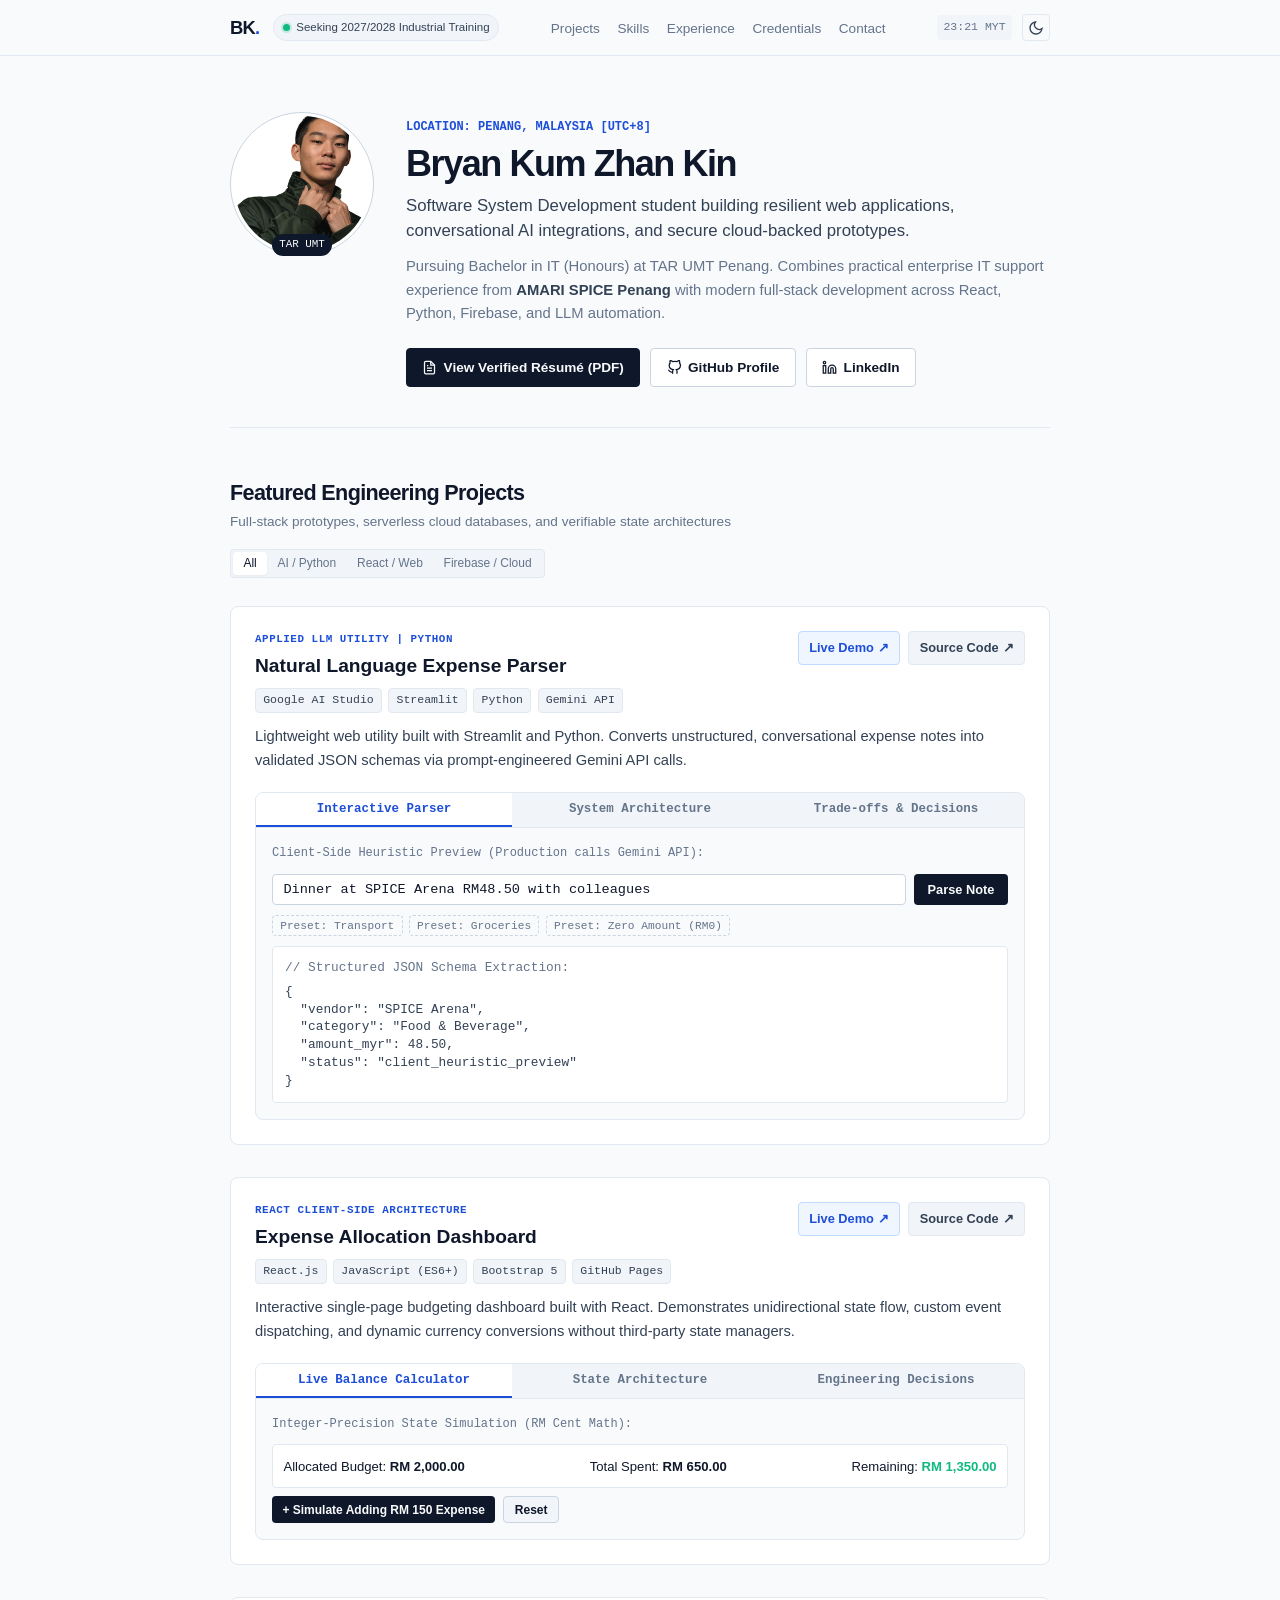
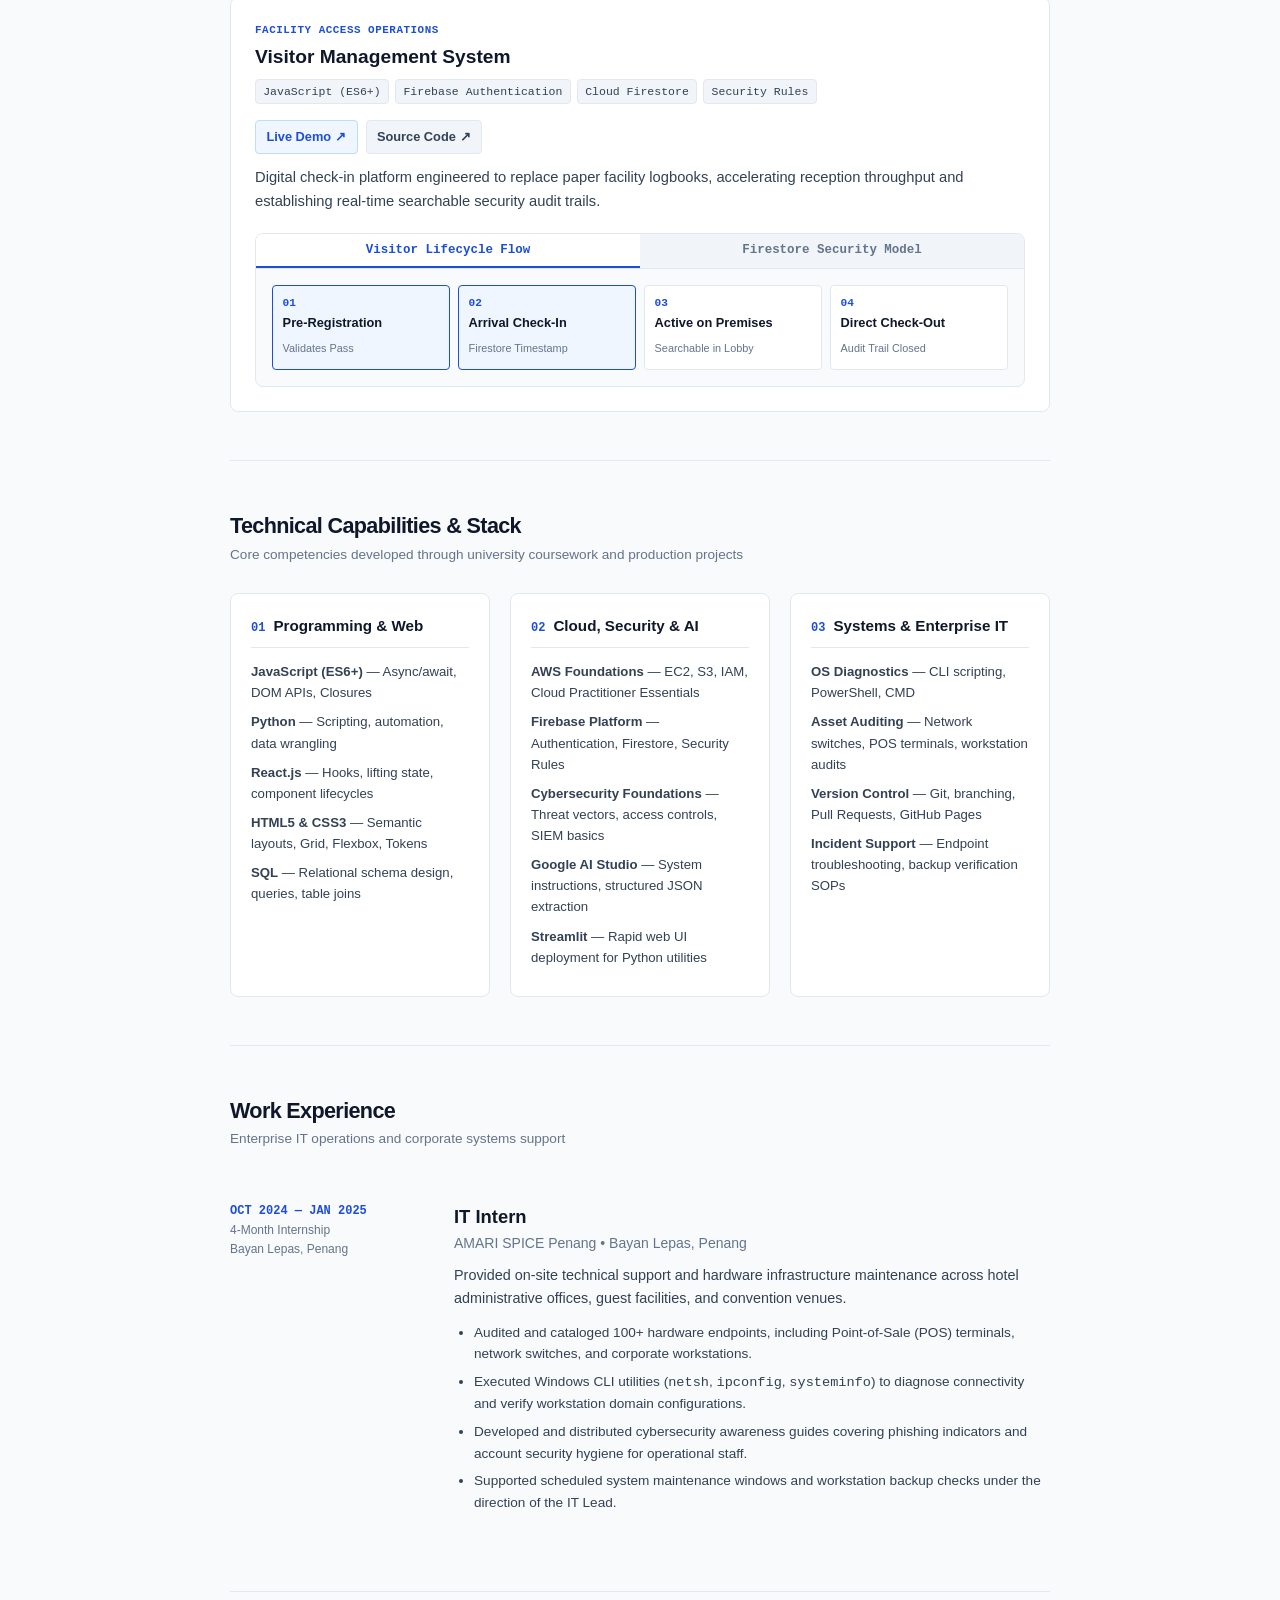
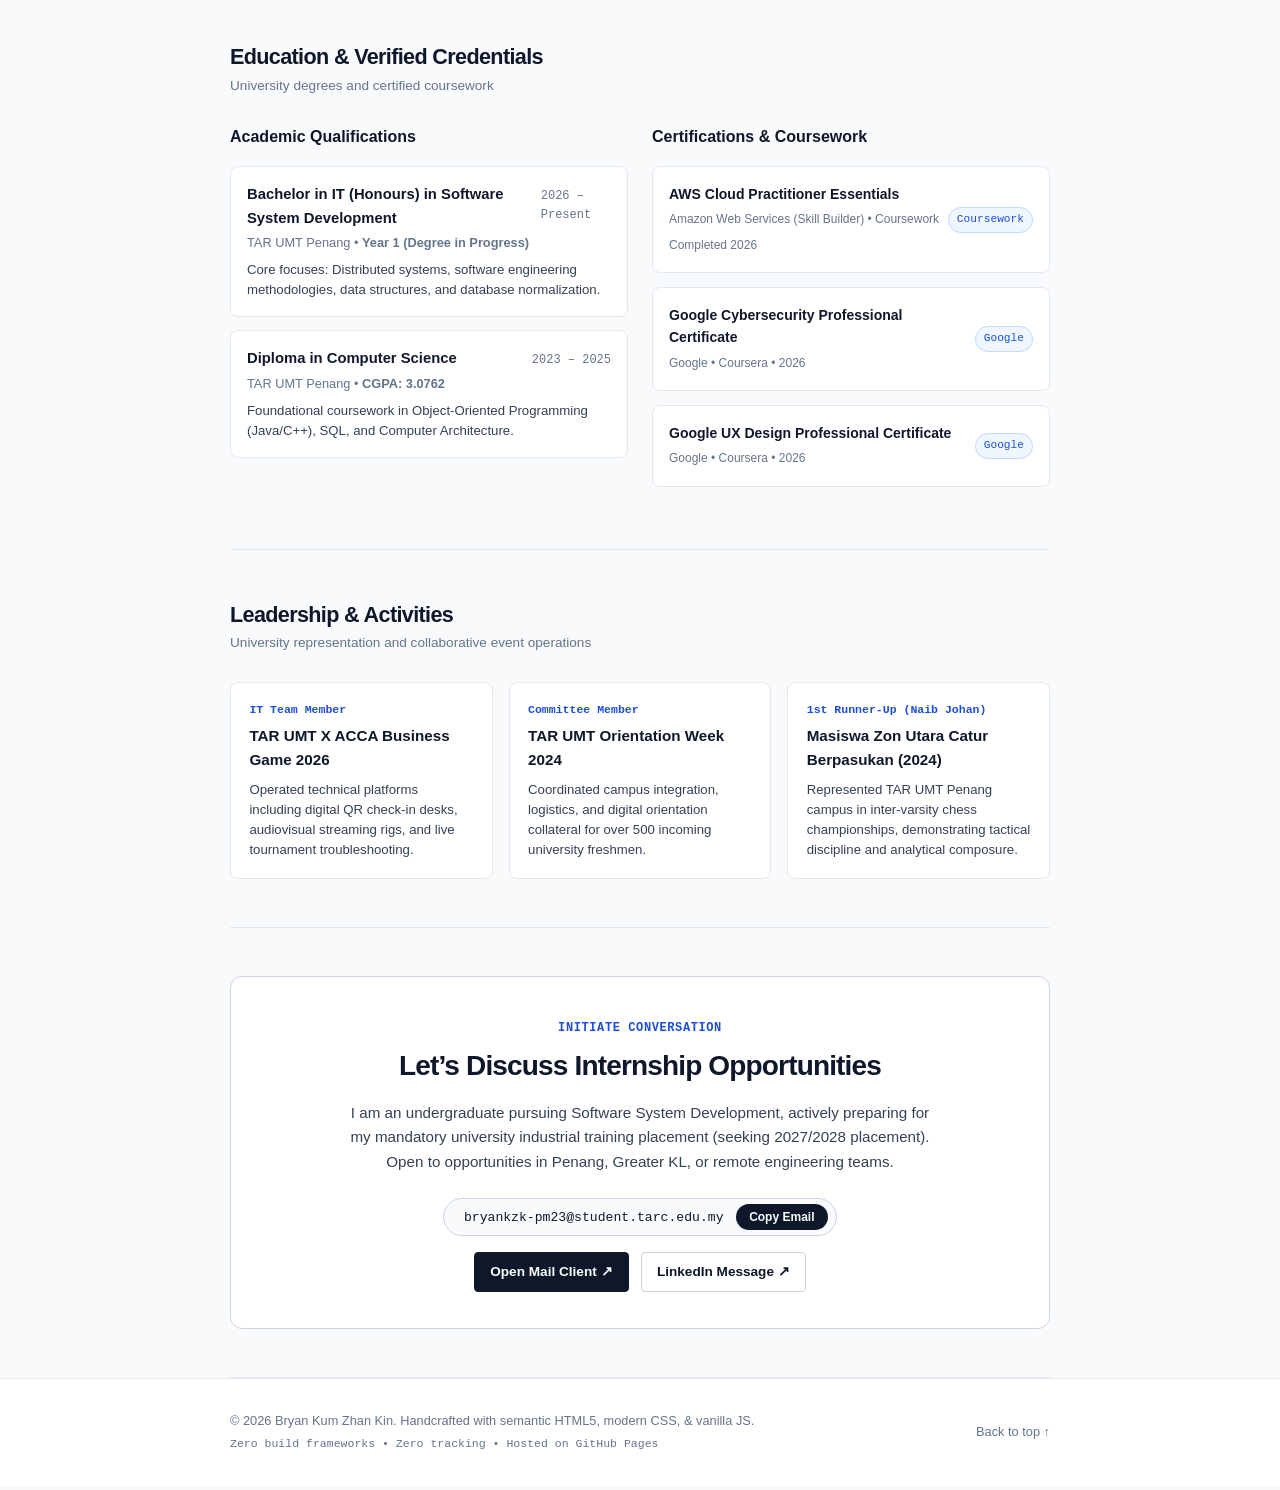
<file: index.html>
<!DOCTYPE html>
<html lang="en" data-theme="light" class="no-js">
<head>
  <meta charset="UTF-8">
  <meta name="viewport" content="width=device-width, initial-scale=1.0">
  <title>Bryan Kum Zhan Kin — Software Systems Developer</title>
  <meta name="description" content="Portfolio of Bryan Kum Zhan Kin, Software System Development student at TAR UMT Penang. Full-stack web applications, applied AI utilities, and secure cloud systems.">
  <meta name="author" content="Bryan Kum Zhan Kin">

  <!-- Open Graph -->
  <meta property="og:type" content="website">
  <meta property="og:title" content="Bryan Kum Zhan Kin — Software Systems Portfolio">
  <meta property="og:description" content="Interactive developer portfolio showcasing full-stack applications, applied AI utilities, and verifiable cloud credentials.">
  <meta property="og:url" content="https://bkum-05.github.io/Bio/">

  <!-- Zero-FOUC Theme Initializer (Executes synchronously before CSS parse) -->
  <script>
    (function () {
      try {
        const savedTheme = localStorage.getItem('bk_theme');
        const prefersDark = window.matchMedia('(prefers-color-scheme: dark)').matches;
        const theme = savedTheme || (prefersDark ? 'dark' : 'light');
        document.documentElement.setAttribute('data-theme', theme);
      } catch (_) {
        document.documentElement.setAttribute('data-theme', 'light');
      }
    })();
  </script>

  <!-- Stylesheet -->
  <link rel="stylesheet" href="assets/css/style.css">
</head>
<body>
  <!-- Skip Link for Keyboard Accessibility -->
  <a href="#main-content" class="skip-link">Skip to main content</a>

  <!-- Header Navigation & Telemetry -->
  <header class="site-header" id="top">
    <div class="container header-container">
      <div class="brand-group">
        <a href="#top" class="brand-logo" aria-label="Bryan Kum Home">
          BK<span class="brand-dot">.</span>
        </a>
        <div class="system-status-pill" title="TAR UMT Degree Student">
          <span class="status-indicator" aria-hidden="true"></span>
          <span class="status-text">Seeking 2027/2028 Industrial Training</span>
        </div>
      </div>

      <nav class="nav-menu" aria-label="Primary Navigation">
        <ul class="nav-list">
          <li><a href="#projects" class="nav-link">Projects</a></li>
          <li><a href="#skills" class="nav-link">Skills</a></li>
          <li><a href="#experience" class="nav-link">Experience</a></li>
          <li><a href="#credentials" class="nav-link">Credentials</a></li>
          <li><a href="#contact" class="nav-link">Contact</a></li>
        </ul>
      </nav>

      <div class="header-actions">
        <span class="local-time-badge" id="penang-time" title="Penang, Malaysia (UTC+8)">--:-- MYT</span>
        <button id="theme-toggle" class="theme-btn" type="button" aria-label="Toggle visual theme" aria-pressed="false">
          <svg class="sun-icon" viewBox="0 0 24 24" fill="none" stroke="currentColor" stroke-width="2" aria-hidden="true">
            <circle cx="12" cy="12" r="5"></circle>
            <line x1="12" y1="1" x2="12" y2="3"></line>
            <line x1="12" y1="21" x2="12" y2="23"></line>
            <line x1="4.22" y1="4.22" x2="5.64" y2="5.64"></line>
            <line x1="18.36" y1="18.36" x2="19.78" y2="19.78"></line>
            <line x1="1" y1="12" x2="3" y2="12"></line>
            <line x1="21" y1="12" x2="23" y2="12"></line>
            <line x1="4.22" y1="19.78" x2="5.64" y2="18.36"></line>
            <line x1="18.36" y1="5.64" x2="19.78" y2="4.22"></line>
          </svg>
          <svg class="moon-icon" viewBox="0 0 24 24" fill="none" stroke="currentColor" stroke-width="2" aria-hidden="true">
            <path d="M21 12.79A9 9 0 1 1 11.21 3 7 7 0 0 0 21 12.79z"></path>
          </svg>
        </button>
      </div>
    </div>
  </header>

  <main id="main-content" class="container">
    
    <!-- Hero Section -->
    <section class="hero-section" aria-labelledby="hero-name">
      <div class="hero-layout">
        <div class="hero-avatar-container">
          <div class="avatar-ring">
            <img 
              src="assets/bkum.png" 
              alt="Bryan Kum Zhan Kin" 
              class="hero-avatar"
              width="144" 
              height="144"
              loading="eager"
              onerror="this.onerror=null; this.src='assets/avatar.png';"
            >
          </div>
          <span class="avatar-badge" title="Degree Student @ TAR UMT">TAR UMT</span>
        </div>

        <div class="hero-text-block">
          <div class="hero-pretitle">
            <code>LOCATION: PENANG, MALAYSIA [UTC+8]</code>
          </div>
          <h1 id="hero-name" class="hero-title">Bryan Kum Zhan Kin</h1>
          <p class="hero-tagline">
            Software System Development student building resilient web applications, conversational AI integrations, and secure cloud-backed prototypes.
          </p>
          <p class="hero-summary">
            Pursuing Bachelor in IT (Honours) at TAR UMT Penang. Combines practical enterprise IT support experience from <strong>AMARI SPICE Penang</strong> with modern full-stack development across React, Python, Firebase, and LLM automation.
          </p>

          <div class="hero-cta-group">
            <a href="assets/Bryan Kum Resume.pdf" class="btn btn-primary" target="_blank" rel="noopener noreferrer">
              <svg class="btn-icon" viewBox="0 0 24 24" fill="none" stroke="currentColor" stroke-width="2" aria-hidden="true"><path d="M14 2H6a2 2 0 0 0-2 2v16a2 2 0 0 0 2 2h12a2 2 0 0 0 2-2V8z"></path><polyline points="14 2 14 8 20 8"></polyline><line x1="16" y1="13" x2="8" y2="13"></line><line x1="16" y1="17" x2="8" y2="17"></line><polyline points="10 9 9 9 8 9"></polyline></svg>
              View Verified Résumé (PDF)
            </a>
            <a href="https://github.com/BKum-05" class="btn btn-secondary" target="_blank" rel="noopener noreferrer">
              <svg class="btn-icon" viewBox="0 0 24 24" fill="none" stroke="currentColor" stroke-width="2" aria-hidden="true"><path d="M9 19c-5 1.5-5-2.5-7-3m14 6v-3.87a3.37 3.37 0 0 0-.94-2.61c3.14-.35 6.44-1.54 6.44-7A5.44 5.44 0 0 0 20 4.77 5.07 5.07 0 0 0 19.91 1S18.73.65 16 2.48a13.38 13.38 0 0 0-7 0C6.27.65 5.09 1 5.09 1A5.07 5.07 0 0 0 5 4.77a5.44 5.44 0 0 0-1.5 3.78c0 5.42 3.3 6.61 6.44 7A3.37 3.37 0 0 0 9 18.13V22"></path></svg>
              GitHub Profile
            </a>
            <a href="https://www.linkedin.com/in/bryan-kum-11b184330" class="btn btn-secondary" target="_blank" rel="noopener noreferrer">
              <svg class="btn-icon" viewBox="0 0 24 24" fill="none" stroke="currentColor" stroke-width="2" aria-hidden="true"><path d="M16 8a6 6 0 0 1 6 6v7h-4v-7a2 2 0 0 0-2-2 2 2 0 0 0-2 2v7h-4v-7a6 6 0 0 1 6-6z"></path><rect x="2" y="9" width="4" height="12"></rect><circle cx="4" cy="4" r="2"></circle></svg>
              LinkedIn
            </a>
          </div>
        </div>
      </div>
    </section>

    <!-- Projects Section -->
    <section id="projects" class="content-section" aria-labelledby="projects-header">
      <div class="section-top-bar">
        <div>
          <h2 id="projects-header" class="section-heading">Featured Engineering Projects</h2>
          <p class="section-subheading">Full-stack prototypes, serverless cloud databases, and verifiable state architectures</p>
        </div>
        <div class="filter-controls" role="group" aria-label="Project Tech Filters">
          <button class="filter-btn active" data-filter="all" aria-pressed="true">All</button>
          <button class="filter-btn" data-filter="ai" aria-pressed="false">AI / Python</button>
          <button class="filter-btn" data-filter="react" aria-pressed="false">React / Web</button>
          <button class="filter-btn" data-filter="cloud" aria-pressed="false">Firebase / Cloud</button>
        </div>
      </div>

      <div class="project-grid">

        <!-- Project 1: AI Family Expense Tracker -->
        <article class="project-showcase-card" data-tags="ai" aria-labelledby="proj-ai-name">
          <div class="card-inner-header">
            <div>
              <span class="project-kicker">APPLIED LLM UTILITY | PYTHON</span>
              <h3 id="proj-ai-name" class="project-title">Natural Language Expense Parser</h3>
              <div class="tech-tag-row">
                <span class="tech-tag">Google AI Studio</span>
                <span class="tech-tag">Streamlit</span>
                <span class="tech-tag">Python</span>
                <span class="tech-tag">Gemini API</span>
              </div>
            </div>
            <div class="project-action-links">
              <a href="https://finance-agent-bkum05.streamlit.app/" class="link-btn primary" target="_blank" rel="noopener noreferrer">
                Live Demo <span class="arrow-glyph" aria-hidden="true">&nearr;</span>
              </a>
              <a href="https://github.com/BKum-05" class="link-btn secondary" target="_blank" rel="noopener noreferrer">
                Source Code <span class="arrow-glyph" aria-hidden="true">&nearr;</span>
              </a>
            </div>
          </div>

          <p class="project-lead-text">
            Lightweight web utility built with Streamlit and Python. Converts unstructured, conversational expense notes into validated JSON schemas via prompt-engineered Gemini API calls.
          </p>

          <div class="interactive-tab-container">
            <div class="tab-nav" role="tablist" aria-label="Expense Parser Analysis Tabs">
              <button id="tab-ai-sim" class="tab-btn active" role="tab" aria-selected="true" aria-controls="panel-ai-sim" tabindex="0">Interactive Parser</button>
              <button id="tab-ai-arch" class="tab-btn" role="tab" aria-selected="false" aria-controls="panel-ai-arch" tabindex="-1">System Architecture</button>
              <button id="tab-ai-dec" class="tab-btn" role="tab" aria-selected="false" aria-controls="panel-ai-dec" tabindex="-1">Trade-offs &amp; Decisions</button>
            </div>

            <div class="tab-panel active" id="panel-ai-sim" role="tabpanel" aria-labelledby="tab-ai-sim" tabindex="0">
              <div class="simulation-box">
                <label for="ai-input" class="sim-label">Client-Side Heuristic Preview (Production calls Gemini API):</label>
                <div class="sim-input-row">
                  <input type="text" id="ai-input" class="sim-input" value="Dinner at SPICE Arena RM48.50 with colleagues" aria-label="Sample expenditure text">
                  <button id="ai-run-btn" class="sim-btn" type="button">Parse Note</button>
                </div>
                <div class="preset-chips">
                  <button class="chip" type="button" data-sample="Grab to TAR UMT Penang RM14 transport">Preset: Transport</button>
                  <button class="chip" type="button" data-sample="Groceries at Lotus Bayan Lepas RM86.20 household">Preset: Groceries</button>
                  <button class="chip" type="button" data-sample="Coffee voucher at Cafe RM0.00 promotion">Preset: Zero Amount (RM0)</button>
                </div>
                <div class="sim-output-terminal" id="ai-output" aria-live="polite">
                  <span class="term-dim">// Structured JSON Schema Extraction:</span>
                  <pre><code>{
  "vendor": "SPICE Arena",
  "category": "Food &amp; Beverage",
  "amount_myr": 48.50,
  "status": "client_heuristic_preview"
}</code></pre>
                </div>
              </div>
            </div>

            <div class="tab-panel" id="panel-ai-arch" role="tabpanel" aria-labelledby="tab-ai-arch" tabindex="0" hidden>
              <div class="architecture-flow-diagram">
                <div class="arch-node">
                  <span class="node-title">Client UI</span>
                  <span class="node-sub">Streamlit App</span>
                </div>
                <div class="arch-arrow">&rarr;</div>
                <div class="arch-node">
                  <span class="node-title">Prompt Engine</span>
                  <span class="node-sub">Few-shot JSON Prompt</span>
                </div>
                <div class="arch-arrow">&rarr;</div>
                <div class="arch-node">
                  <span class="node-title">Gemini API</span>
                  <span class="node-sub">Extraction Model</span>
                </div>
                <div class="arch-arrow">&rarr;</div>
                <div class="arch-node">
                  <span class="node-title">Storage</span>
                  <span class="node-sub">Persistent Log Sheet</span>
                </div>
              </div>
            </div>

            <div class="tab-panel" id="panel-ai-dec" role="tabpanel" aria-labelledby="tab-ai-dec" tabindex="0" hidden>
              <ul class="decision-bullets">
                <li><strong>Streamlit for Rapid Prototyping:</strong> Enabled immediate zero-build deployment for non-technical family users without complex frontend toolchains.</li>
                <li><strong>JSON Extraction Guardrails:</strong> Configured system prompt constraints ensuring output adheres strictly to structured numeric amounts and predefined categories.</li>
              </ul>
            </div>
          </div>
        </article>

        <!-- Project 2: React Expense Allocation Dashboard -->
        <article class="project-showcase-card" data-tags="react" aria-labelledby="proj-ibm-name">
          <div class="card-inner-header">
            <div>
              <span class="project-kicker">REACT CLIENT-SIDE ARCHITECTURE</span>
              <h3 id="proj-ibm-name" class="project-title">Expense Allocation Dashboard</h3>
              <div class="tech-tag-row">
                <span class="tech-tag">React.js</span>
                <span class="tech-tag">JavaScript (ES6+)</span>
                <span class="tech-tag">Bootstrap 5</span>
                <span class="tech-tag">GitHub Pages</span>
              </div>
            </div>
            <div class="project-action-links">
              <a href="https://bkum-05.github.io/M4-Dashboard/" class="link-btn primary" target="_blank" rel="noopener noreferrer">
                Live Demo <span class="arrow-glyph" aria-hidden="true">&nearr;</span>
              </a>
              <a href="https://github.com/BKum-05/M4-Dashboard" class="link-btn secondary" target="_blank" rel="noopener noreferrer">
                Source Code <span class="arrow-glyph" aria-hidden="true">&nearr;</span>
              </a>
            </div>
          </div>

          <p class="project-lead-text">
            Interactive single-page budgeting dashboard built with React. Demonstrates unidirectional state flow, custom event dispatching, and dynamic currency conversions without third-party state managers.
          </p>

          <div class="interactive-tab-container">
            <div class="tab-nav" role="tablist" aria-label="React Dashboard Analysis Tabs">
              <button id="tab-ibm-sim" class="tab-btn active" role="tab" aria-selected="true" aria-controls="panel-ibm-sim" tabindex="0">Live Balance Calculator</button>
              <button id="tab-ibm-arch" class="tab-btn" role="tab" aria-selected="false" aria-controls="panel-ibm-arch" tabindex="-1">State Architecture</button>
              <button id="tab-ibm-dec" class="tab-btn" role="tab" aria-selected="false" aria-controls="panel-ibm-dec" tabindex="-1">Engineering Decisions</button>
            </div>

            <div class="tab-panel active" id="panel-ibm-sim" role="tabpanel" aria-labelledby="tab-ibm-sim" tabindex="0">
              <div class="simulation-box">
                <span class="sim-label">Integer-Precision State Simulation (RM Cent Math):</span>
                <div class="calc-widget">
                  <div class="calc-row">
                    <span>Allocated Budget: <strong>RM 2,000.00</strong></span>
                    <span>Total Spent: <strong id="calc-spent">RM 650.00</strong></span>
                    <span>Remaining: <strong id="calc-remaining" class="positive-balance">RM 1,350.00</strong></span>
                  </div>
                  <div class="calc-actions">
                    <button class="sim-btn sm" id="add-expense-btn" type="button">+ Simulate Adding RM 150 Expense</button>
                    <button class="sim-btn sm secondary" id="reset-expense-btn" type="button">Reset</button>
                  </div>
                </div>
              </div>
            </div>

            <div class="tab-panel" id="panel-ibm-arch" role="tabpanel" aria-labelledby="tab-ibm-arch" tabindex="0" hidden>
              <p class="panel-narrative">
                State is lifted to the top-level <code>App</code> component. Child components (<code>ExpenseTotal</code>, <code>ExpenseList</code>, <code>AllocationForm</code>) consume immutable state and trigger updates via reducer action dispatches.
              </p>
            </div>

            <div class="tab-panel" id="panel-ibm-dec" role="tabpanel" aria-labelledby="tab-ibm-dec" tabindex="0" hidden>
              <ul class="decision-bullets">
                <li><strong>State Lifting:</strong> Maintained synchronous data consistency across balance summaries and item lists without adding external state libraries.</li>
                <li><strong>Scoped CSS Integration:</strong> Combined Bootstrap layout grids with scoped custom CSS to prevent stylesheet rule conflicts.</li>
              </ul>
            </div>
          </div>
        </article>

        <!-- Project 3: Visitor Management System -->
        <article class="project-showcase-card" data-tags="cloud" aria-labelledby="proj-vms-name">
          <div class="card-inner-header">
            <div>
              <span class="project-kicker">FACILITY ACCESS OPERATIONS</span>
              <h3 id="proj-vms-name" class="project-title">Visitor Management System</h3>
              <div class="tech-tag-row">
                <span class="tech-tag">JavaScript (ES6+)</span>
                <span class="tech-tag">Firebase Authentication</span>
                <span class="tech-tag">Cloud Firestore</span>
                <span class="tech-tag">Security Rules</span>
              </div>
            </div>
            <div class="project-action-links">
              <a href="https://bkum-05.github.io/visitor-flow/" class="link-btn primary" target="_blank" rel="noopener noreferrer">
                Live Demo <span class="arrow-glyph" aria-hidden="true">&nearr;</span>
              </a>
              <a href="https://github.com/BKum-05" class="link-btn secondary" target="_blank" rel="noopener noreferrer">
                Source Code <span class="arrow-glyph" aria-hidden="true">&nearr;</span>
              </a>
            </div>
          </div>

          <p class="project-lead-text">
            Digital check-in platform engineered to replace paper facility logbooks, accelerating reception throughput and establishing real-time searchable security audit trails.
          </p>

          <div class="interactive-tab-container">
            <div class="tab-nav" role="tablist" aria-label="Visitor System Analysis Tabs">
              <button id="tab-vms-sim" class="tab-btn active" role="tab" aria-selected="true" aria-controls="panel-vms-sim" tabindex="0">Visitor Lifecycle Flow</button>
              <button id="tab-vms-arch" class="tab-btn" role="tab" aria-selected="false" aria-controls="panel-vms-arch" tabindex="-1">Firestore Security Model</button>
            </div>

            <div class="tab-panel active" id="panel-vms-sim" role="tabpanel" aria-labelledby="tab-vms-sim" tabindex="0">
              <div class="lifecycle-pipeline">
                <div class="step-card active">
                  <span class="step-num">01</span>
                  <span class="step-name">Pre-Registration</span>
                  <span class="step-status">Validates Pass</span>
                </div>
                <div class="step-card active">
                  <span class="step-num">02</span>
                  <span class="step-name">Arrival Check-In</span>
                  <span class="step-status">Firestore Timestamp</span>
                </div>
                <div class="step-card">
                  <span class="step-num">03</span>
                  <span class="step-name">Active on Premises</span>
                  <span class="step-status">Searchable in Lobby</span>
                </div>
                <div class="step-card">
                  <span class="step-num">04</span>
                  <span class="step-name">Direct Check-Out</span>
                  <span class="step-status">Audit Trail Closed</span>
                </div>
              </div>
            </div>

            <div class="tab-panel" id="panel-vms-arch" role="tabpanel" aria-labelledby="tab-vms-arch" tabindex="0" hidden>
              <pre class="code-snippet"><code>rules_version = '2';
service cloud.firestore {
  match /databases/{database}/documents {
    match /visitors/{visitorId} {
      // Role-based staff authorization for full log read and deletion
      allow read, delete: if request.auth != null && request.auth.token.role == 'staff';

      // Enforced schema validation & length constraints on kiosk submissions
      allow create: if request.resource.data.keys().hasAll(['fullName', 'icLast4', 'checkInTime'])
                    && request.resource.data.fullName is string
                    && request.resource.data.fullName.size() >= 3
                    && request.resource.data.fullName.size() <= 80
                    && request.resource.data.icLast4.matches('^[0-9]{4}$')
                    && request.resource.data.checkInTime is timestamp;
    }
  }
}</code></pre>
            </div>
          </div>
        </article>
      </div>
    </section>

    <!-- Technical Skills Matrix -->
    <section id="skills" class="content-section" aria-labelledby="skills-header">
      <div class="section-top-bar">
        <div>
          <h2 id="skills-header" class="section-heading">Technical Capabilities &amp; Stack</h2>
          <p class="section-subheading">Core competencies developed through university coursework and production projects</p>
        </div>
      </div>

      <div class="skills-editorial-grid">
        <div class="skill-pillar">
          <div class="pillar-head">
            <span class="pillar-icon">01</span>
            <h3 class="pillar-title">Programming &amp; Web</h3>
          </div>
          <ul class="pillar-list">
            <li><strong>JavaScript (ES6+)</strong> — Async/await, DOM APIs, Closures</li>
            <li><strong>Python</strong> — Scripting, automation, data wrangling</li>
            <li><strong>React.js</strong> — Hooks, lifting state, component lifecycles</li>
            <li><strong>HTML5 &amp; CSS3</strong> — Semantic layouts, Grid, Flexbox, Tokens</li>
            <li><strong>SQL</strong> — Relational schema design, queries, table joins</li>
          </ul>
        </div>

        <div class="skill-pillar">
          <div class="pillar-head">
            <span class="pillar-icon">02</span>
            <h3 class="pillar-title">Cloud, Security &amp; AI</h3>
          </div>
          <ul class="pillar-list">
            <li><strong>AWS Foundations</strong> — EC2, S3, IAM, Cloud Practitioner Essentials</li>
            <li><strong>Firebase Platform</strong> — Authentication, Firestore, Security Rules</li>
            <li><strong>Cybersecurity Foundations</strong> — Threat vectors, access controls, SIEM basics</li>
            <li><strong>Google AI Studio</strong> — System instructions, structured JSON extraction</li>
            <li><strong>Streamlit</strong> — Rapid web UI deployment for Python utilities</li>
          </ul>
        </div>

        <div class="skill-pillar">
          <div class="pillar-head">
            <span class="pillar-icon">03</span>
            <h3 class="pillar-title">Systems &amp; Enterprise IT</h3>
          </div>
          <ul class="pillar-list">
            <li><strong>OS Diagnostics</strong> — CLI scripting, PowerShell, CMD</li>
            <li><strong>Asset Auditing</strong> — Network switches, POS terminals, workstation audits</li>
            <li><strong>Version Control</strong> — Git, branching, Pull Requests, GitHub Pages</li>
            <li><strong>Incident Support</strong> — Endpoint troubleshooting, backup verification SOPs</li>
          </ul>
        </div>
      </div>
    </section>

    <!-- Work Experience Section -->
    <section id="experience" class="content-section" aria-labelledby="exp-header">
      <div class="section-top-bar">
        <div>
          <h2 id="exp-header" class="section-heading">Work Experience</h2>
          <p class="section-subheading">Enterprise IT operations and corporate systems support</p>
        </div>
      </div>

      <div class="experience-timeline">
        <article class="timeline-entry">
          <div class="entry-meta">
            <span class="entry-dates">OCT 2024 &mdash; JAN 2025</span>
            <span class="entry-duration">4-Month Internship</span>
            <span class="entry-location">Bayan Lepas, Penang</span>
          </div>
          <div class="entry-body">
            <h3 class="entry-role">IT Intern</h3>
            <span class="entry-employer">AMARI SPICE Penang &bull; Bayan Lepas, Penang</span>
            <p class="entry-overview">
              Provided on-site technical support and hardware infrastructure maintenance across hotel administrative offices, guest facilities, and convention venues.
            </p>
            <ul class="entry-points">
              <li>Audited and cataloged 100+ hardware endpoints, including Point-of-Sale (POS) terminals, network switches, and corporate workstations.</li>
              <li>Executed Windows CLI utilities (<code>netsh</code>, <code>ipconfig</code>, <code>systeminfo</code>) to diagnose connectivity and verify workstation domain configurations.</li>
              <li>Developed and distributed cybersecurity awareness guides covering phishing indicators and account security hygiene for operational staff.</li>
              <li>Supported scheduled system maintenance windows and workstation backup checks under the direction of the IT Lead.</li>
            </ul>
          </div>
        </article>
      </div>
    </section>

    <!-- Education & Verified Credentials -->
    <section id="credentials" class="content-section" aria-labelledby="cred-header">
      <div class="section-top-bar">
        <div>
          <h2 id="cred-header" class="section-heading">Education &amp; Verified Credentials</h2>
          <p class="section-subheading">University degrees and certified coursework</p>
        </div>
      </div>

      <div class="credentials-double-column">
        <div class="cred-col">
          <h3 class="col-heading">Academic Qualifications</h3>
          <div class="edu-card">
            <div class="card-title-row">
              <h4 class="edu-name">Bachelor in IT (Honours) in Software System Development</h4>
              <span class="edu-year">2026 – Present</span>
            </div>
            <span class="edu-inst">TAR UMT Penang &bull; <strong>Year 1 (Degree in Progress)</strong></span>
            <p class="edu-details">Core focuses: Distributed systems, software engineering methodologies, data structures, and database normalization.</p>
          </div>

          <div class="edu-card">
            <div class="card-title-row">
              <h4 class="edu-name">Diploma in Computer Science</h4>
              <span class="edu-year">2023 – 2025</span>
            </div>
            <span class="edu-inst">TAR UMT Penang &bull; <strong>CGPA: 3.0762</strong></span>
            <p class="edu-details">Foundational coursework in Object-Oriented Programming (Java/C++), SQL, and Computer Architecture.</p>
          </div>
        </div>

        <div class="cred-col">
          <h3 class="col-heading">Certifications &amp; Coursework</h3>
          <div class="cert-item">
            <div class="cert-left">
              <h4 class="cert-name">AWS Cloud Practitioner Essentials</h4>
              <span class="cert-by">Amazon Web Services (Skill Builder) &bull; Coursework Completed 2026</span>
            </div>
            <span class="cert-badge">Coursework</span>
          </div>

          <div class="cert-item">
            <div class="cert-left">
              <h4 class="cert-name">Google Cybersecurity Professional Certificate</h4>
              <span class="cert-by">Google &bull; Coursera &bull; 2026</span>
            </div>
            <span class="cert-badge">Google</span>
          </div>

          <div class="cert-item">
            <div class="cert-left">
              <h4 class="cert-name">Google UX Design Professional Certificate</h4>
              <span class="cert-by">Google &bull; Coursera &bull; 2026</span>
            </div>
            <span class="cert-badge">Google</span>
          </div>
        </div>
      </div>
    </section>

    <!-- Leadership & Co-Curricular -->
    <section class="content-section" aria-labelledby="lead-header">
      <div class="section-top-bar">
        <div>
          <h2 id="lead-header" class="section-heading">Leadership &amp; Activities</h2>
          <p class="section-subheading">University representation and collaborative event operations</p>
        </div>
      </div>

      <div class="leadership-grid">
        <div class="leadership-card">
          <span class="lead-role">IT Team Member</span>
          <h3 class="lead-title">TAR UMT X ACCA Business Game 2026</h3>
          <p class="lead-desc">Operated technical platforms including digital QR check-in desks, audiovisual streaming rigs, and live tournament troubleshooting.</p>
        </div>
        <div class="leadership-card">
          <span class="lead-role">Committee Member</span>
          <h3 class="lead-title">TAR UMT Orientation Week 2024</h3>
          <p class="lead-desc">Coordinated campus integration, logistics, and digital orientation collateral for over 500 incoming university freshmen.</p>
        </div>
        <div class="leadership-card">
          <span class="lead-role">1st Runner-Up (Naib Johan)</span>
          <h3 class="lead-title">Masiswa Zon Utara Catur Berpasukan (2024)</h3>
          <p class="lead-desc">Represented TAR UMT Penang campus in inter-varsity chess championships, demonstrating tactical discipline and analytical composure.</p>
        </div>
      </div>
    </section>

    <!-- Contact Section -->
    <section id="contact" class="content-section contact-block" aria-labelledby="contact-heading">
      <div class="contact-card">
        <span class="contact-kicker">INITIATE CONVERSATION</span>
        <h2 id="contact-heading" class="contact-title">Let’s Discuss Internship Opportunities</h2>
        <p class="contact-text">
          I am an undergraduate pursuing Software System Development, actively preparing for my mandatory university industrial training placement (seeking 2027/2028 placement). Open to opportunities in Penang, Greater KL, or remote engineering teams.
        </p>

        <div class="contact-interactive-box">
          <div class="email-copy-bar">
            <span class="email-display" id="email-address">bryankzk-pm23@student.tarc.edu.my</span>
            <button class="copy-btn" id="copy-email-btn" type="button" aria-label="Copy email address to clipboard">
              <span id="copy-text">Copy Email</span>
            </button>
          </div>
          <div class="contact-quick-links">
            <a href="mailto:bryankzk-pm23@student.tarc.edu.my" class="btn btn-primary">Open Mail Client &nearr;</a>
            <a href="https://www.linkedin.com/in/bryan-kum-11b184330" class="btn btn-secondary" target="_blank" rel="noopener noreferrer">LinkedIn Message &nearr;</a>
          </div>
        </div>
      </div>
    </section>

  </main>

  <!-- Footer -->
  <footer class="site-footer">
    <div class="container footer-row">
      <div class="footer-left">
        <p>&copy; <span id="current-year">2026</span> Bryan Kum Zhan Kin. Handcrafted with semantic HTML5, modern CSS, &amp; vanilla JS.</p>
        <span class="footer-build-meta">Zero build frameworks &bull; Zero tracking &bull; Hosted on GitHub Pages</span>
      </div>
      <div class="footer-right">
        <a href="#top" class="back-to-top" aria-label="Scroll back to top">Back to top &uarr;</a>
      </div>
    </div>
  </footer>

  <!-- Vanilla Production JavaScript -->
  <script src="assets/js/main.js"></script>
</body>
</html>
</file>
<file: assets/css/style.css>
/* ==========================================================================
   BRYAN KUM ZHAN KIN — DESIGN SYSTEM & STYLESHEET
   Style Archetype: Editorial Systems Studio
   ========================================================================== */

/* --------------------------------------------------------------------------
   1. Design Tokens & Color Schemes (Dual Theme)
   -------------------------------------------------------------------------- */
:root {
  --font-sans: -apple-system, BlinkMacSystemFont, "Segoe UI", Roboto, "Helvetica Neue", Arial, sans-serif;
  --font-mono: ui-monospace, "JetBrains Mono", "Cascadia Code", "Source Code Pro", Menlo, Consolas, monospace;

  /* Editorial Light Palette */
  --bg-page: #f8fafc;
  --bg-surface: #ffffff;
  --bg-subtle: #f1f5f9;
  --bg-tertiary: #e2e8f0;
  
  --border-subtle: #e2e8f0;
  --border-medium: #cbd5e1;
  --border-strong: #0f172a;

  --text-main: #0f172a;
  --text-secondary: #334155;
  --text-muted: #64748b;
  --text-inverse: #ffffff;

  --accent-primary: #1d4ed8;
  --accent-surface: #eff6ff;
  --accent-border: #bfdbfe;
  --status-green: #10b981;

  --max-width: 860px;
  --radius-sm: 4px;
  --radius-md: 8px;
  --radius-lg: 12px;
  --radius-full: 9999px;

  --shadow-sm: 0 1px 3px rgba(15, 23, 42, 0.05);
  --shadow-md: 0 4px 12px rgba(15, 23, 42, 0.06);

  --transition-fast: 0.15s cubic-bezier(0.4, 0, 0.2, 1);
  --transition-normal: 0.25s cubic-bezier(0.4, 0, 0.2, 1);
}

[data-theme="dark"] {
  --bg-page: #090d16;
  --bg-surface: #111827;
  --bg-subtle: #1f293d;
  --bg-tertiary: #28354d;
  
  --border-subtle: #1e293b;
  --border-medium: #334155;
  --border-strong: #f8fafc;

  --text-main: #f8fafc;
  --text-secondary: #cbd5e1;
  --text-muted: #94a3b8;
  --text-inverse: #090d16;

  --accent-primary: #38bdf8;
  --accent-surface: #0c2744;
  --accent-border: #1e4a7a;
  --status-green: #34d399;

  --shadow-sm: 0 1px 3px rgba(0, 0, 0, 0.3);
  --shadow-md: 0 4px 16px rgba(0, 0, 0, 0.4);
}

/* --------------------------------------------------------------------------
   2. Reset & Document Setup
   -------------------------------------------------------------------------- */
*, *::before, *::after {
  box-sizing: border-box;
  margin: 0;
  padding: 0;
}

html {
  font-family: var(--font-sans);
  font-size: 16px;
  line-height: 1.6;
  color: var(--text-main);
  background-color: var(--bg-page);
  scroll-behavior: smooth;
  -webkit-text-size-adjust: 100%;
}

@media (prefers-reduced-motion: reduce) {
  html {
    scroll-behavior: auto;
  }
  *, *::before, *::after {
    animation-duration: 0.01ms !important;
    animation-iteration-count: 1 !important;
    transition-duration: 0.01ms !important;
  }
}

body {
  min-height: 100vh;
  display: flex;
  flex-direction: column;
}

/* Accessibility Skip Link */
.skip-link {
  position: absolute;
  top: -60px;
  left: 1rem;
  background: var(--accent-primary);
  color: var(--text-inverse);
  padding: 0.5rem 1rem;
  font-weight: 600;
  border-radius: var(--radius-sm);
  z-index: 1000;
  transition: top var(--transition-fast);
}

.skip-link:focus {
  top: 1rem;
}

a:focus-visible, button:focus-visible, input:focus-visible, .tab-panel:focus-visible {
  outline: 2px solid var(--accent-primary);
  outline-offset: 2px;
}

.container {
  width: 100%;
  max-width: var(--max-width);
  margin: 0 auto;
  padding: 0 1.25rem;
}

/* --------------------------------------------------------------------------
   3. Header Navigation & Telemetry
   -------------------------------------------------------------------------- */
.site-header {
  position: sticky;
  top: 0;
  z-index: 200;
  background-color: rgba(248, 250, 252, 0.92);
  backdrop-filter: blur(8px);
  -webkit-backdrop-filter: blur(8px);
  border-bottom: 1px solid var(--border-subtle);
  height: 56px;
  display: flex;
  align-items: center;
}

[data-theme="dark"] .site-header {
  background-color: rgba(9, 13, 22, 0.92);
}

.header-container {
  display: flex;
  justify-content: space-between;
  align-items: center;
}

.brand-group {
  display: flex;
  align-items: center;
  gap: 0.85rem;
}

.brand-logo {
  font-weight: 800;
  font-size: 1.15rem;
  text-decoration: none;
  color: var(--text-main);
  letter-spacing: -0.04em;
}

.brand-dot {
  color: var(--accent-primary);
}

.system-status-pill {
  display: inline-flex;
  align-items: center;
  gap: 0.4rem;
  padding: 0.2rem 0.55rem;
  background-color: var(--bg-subtle);
  border: 1px solid var(--border-subtle);
  border-radius: var(--radius-full);
  font-size: 0.72rem;
  color: var(--text-secondary);
  font-weight: 500;
}

.status-indicator {
  width: 7px;
  height: 7px;
  background-color: var(--status-green);
  border-radius: 50%;
  box-shadow: 0 0 0 2px rgba(16, 185, 129, 0.2);
}

.nav-list {
  display: flex;
  list-style: none;
  gap: 1.1rem;
}

.nav-link {
  font-size: 0.85rem;
  color: var(--text-muted);
  text-decoration: none;
  font-weight: 500;
  transition: color var(--transition-fast);
}

.nav-link:hover {
  color: var(--text-main);
}

.header-actions {
  display: flex;
  align-items: center;
  gap: 0.65rem;
}

.local-time-badge {
  font-family: var(--font-mono);
  font-size: 0.72rem;
  color: var(--text-muted);
  padding: 0.2rem 0.4rem;
  background-color: var(--bg-subtle);
  border-radius: var(--radius-sm);
}

.theme-btn {
  background: transparent;
  border: 1px solid var(--border-subtle);
  border-radius: var(--radius-sm);
  padding: 0.3rem;
  cursor: pointer;
  color: var(--text-secondary);
  display: inline-flex;
  align-items: center;
  justify-content: center;
  transition: background-color var(--transition-fast), color var(--transition-fast);
}

.theme-btn:hover {
  background-color: var(--bg-subtle);
  color: var(--text-main);
}

.theme-btn svg {
  width: 16px;
  height: 16px;
}

[data-theme="light"] .moon-icon { display: block; }
[data-theme="light"] .sun-icon { display: none; }
[data-theme="dark"] .moon-icon { display: none; }
[data-theme="dark"] .sun-icon { display: block; }

/* --------------------------------------------------------------------------
   4. Hero Section
   -------------------------------------------------------------------------- */
.hero-section {
  padding: 3.5rem 0 2.5rem 0;
  border-bottom: 1px solid var(--border-subtle);
}

.hero-layout {
  display: flex;
  align-items: flex-start;
  gap: 2rem;
}

.hero-avatar-container {
  flex-shrink: 0;
  position: relative;
}

.avatar-ring {
  width: 144px;
  height: 144px;
  border-radius: var(--radius-full);
  padding: 3px;
  border: 1px solid var(--border-medium);
  background-color: var(--bg-surface);
}

.hero-avatar {
  width: 100%;
  height: 100%;
  aspect-ratio: 1 / 1;
  border-radius: var(--radius-full);
  object-fit: cover;
  display: block;
}

.avatar-badge {
  position: absolute;
  bottom: 0;
  left: 50%;
  transform: translateX(-50%);
  background-color: var(--text-main);
  color: var(--bg-page);
  font-size: 0.68rem;
  font-family: var(--font-mono);
  padding: 0.15rem 0.45rem;
  border-radius: var(--radius-full);
  white-space: nowrap;
}

.hero-text-block {
  flex: 1;
}

.hero-pretitle code {
  font-family: var(--font-mono);
  font-size: 0.75rem;
  color: var(--accent-primary);
  font-weight: 600;
}

.hero-title {
  font-size: 2.25rem;
  font-weight: 800;
  letter-spacing: -0.04em;
  color: var(--text-main);
  line-height: 1.15;
  margin: 0.35rem 0 0.5rem 0;
}

.hero-tagline {
  font-size: 1.05rem;
  font-weight: 500;
  color: var(--text-secondary);
  line-height: 1.5;
  margin-bottom: 0.75rem;
}

.hero-summary {
  font-size: 0.925rem;
  color: var(--text-muted);
  line-height: 1.6;
  margin-bottom: 1.35rem;
}

.hero-summary strong {
  color: var(--text-secondary);
}

.hero-cta-group {
  display: flex;
  flex-wrap: wrap;
  gap: 0.65rem;
}

/* --------------------------------------------------------------------------
   5. Buttons & Controls (GPU-Safe Transitions)
   -------------------------------------------------------------------------- */
.btn {
  display: inline-flex;
  align-items: center;
  gap: 0.4rem;
  padding: 0.5rem 0.95rem;
  font-size: 0.85rem;
  font-weight: 600;
  border-radius: var(--radius-sm);
  text-decoration: none;
  cursor: pointer;
  transition: background-color var(--transition-fast), border-color var(--transition-fast), color var(--transition-fast), opacity var(--transition-fast);
}

.btn-icon {
  width: 15px;
  height: 15px;
}

.btn-primary {
  background-color: var(--text-main);
  color: var(--bg-page);
  border: 1px solid var(--text-main);
}

.btn-primary:hover {
  opacity: 0.92;
}

.btn-secondary {
  background-color: var(--bg-surface);
  color: var(--text-main);
  border: 1px solid var(--border-medium);
}

.btn-secondary:hover {
  background-color: var(--bg-subtle);
  border-color: var(--border-strong);
}

/* --------------------------------------------------------------------------
   6. Sections & Tab Controls
   -------------------------------------------------------------------------- */
.content-section {
  padding: 3rem 0;
  border-bottom: 1px solid var(--border-subtle);
}

.section-top-bar {
  display: flex;
  justify-content: space-between;
  align-items: flex-end;
  flex-wrap: wrap;
  gap: 1rem;
  margin-bottom: 1.75rem;
}

.section-heading {
  font-size: 1.35rem;
  font-weight: 700;
  letter-spacing: -0.03em;
  color: var(--text-main);
}

.section-subheading {
  font-size: 0.85rem;
  color: var(--text-muted);
}

/* Filter Buttons */
.filter-controls {
  display: inline-flex;
  background-color: var(--bg-subtle);
  border: 1px solid var(--border-subtle);
  padding: 2px;
  border-radius: var(--radius-sm);
}

.filter-btn {
  background: transparent;
  border: none;
  font-size: 0.75rem;
  font-weight: 500;
  color: var(--text-muted);
  padding: 0.3rem 0.65rem;
  border-radius: var(--radius-sm);
  cursor: pointer;
  transition: background-color var(--transition-fast), color var(--transition-fast);
}

.filter-btn.active {
  background-color: var(--bg-surface);
  color: var(--text-main);
  box-shadow: var(--shadow-sm);
}

/* Project Showcase Cards */
.project-grid {
  display: flex;
  flex-direction: column;
  gap: 2rem;
}

.project-showcase-card {
  background-color: var(--bg-surface);
  border: 1px solid var(--border-subtle);
  border-radius: var(--radius-md);
  padding: 1.5rem;
  transition: border-color var(--transition-fast);
}

.project-showcase-card:hover {
  border-color: var(--border-medium);
}

.card-inner-header {
  display: flex;
  justify-content: space-between;
  align-items: flex-start;
  flex-wrap: wrap;
  gap: 1rem;
  margin-bottom: 0.75rem;
}

.project-kicker {
  font-family: var(--font-mono);
  font-size: 0.68rem;
  font-weight: 600;
  color: var(--accent-primary);
  letter-spacing: 0.05em;
  display: block;
}

.project-title {
  font-size: 1.2rem;
  font-weight: 700;
  color: var(--text-main);
  margin: 0.15rem 0 0.4rem 0;
}

.tech-tag-row {
  display: flex;
  flex-wrap: wrap;
  gap: 0.4rem;
}

.tech-tag {
  font-family: var(--font-mono);
  font-size: 0.72rem;
  background-color: var(--bg-subtle);
  border: 1px solid var(--border-subtle);
  color: var(--text-secondary);
  padding: 0.15rem 0.45rem;
  border-radius: var(--radius-sm);
}

.project-action-links {
  display: flex;
  gap: 0.5rem;
}

.link-btn {
  display: inline-flex;
  align-items: center;
  gap: 0.25rem;
  font-size: 0.8rem;
  font-weight: 600;
  text-decoration: none;
  padding: 0.35rem 0.65rem;
  border-radius: var(--radius-sm);
  transition: opacity var(--transition-fast);
}

.link-btn.primary {
  background-color: var(--accent-surface);
  color: var(--accent-primary);
  border: 1px solid var(--accent-border);
}

.link-btn.secondary {
  background-color: var(--bg-subtle);
  color: var(--text-secondary);
  border: 1px solid var(--border-subtle);
}

.link-btn:hover {
  opacity: 0.88;
}

.project-lead-text {
  font-size: 0.92rem;
  color: var(--text-secondary);
  line-height: 1.6;
  margin-bottom: 1.25rem;
}

/* Tab Engine */
.interactive-tab-container {
  background-color: var(--bg-page);
  border: 1px solid var(--border-subtle);
  border-radius: var(--radius-md);
  overflow: hidden;
}

.tab-nav {
  display: flex;
  border-bottom: 1px solid var(--border-subtle);
  background-color: var(--bg-subtle);
}

.tab-btn {
  flex: 1;
  background: transparent;
  border: none;
  padding: 0.55rem;
  font-size: 0.78rem;
  font-family: var(--font-mono);
  font-weight: 600;
  color: var(--text-muted);
  cursor: pointer;
  transition: background-color var(--transition-fast), color var(--transition-fast);
  border-bottom: 2px solid transparent;
}

.tab-btn.active {
  color: var(--accent-primary);
  background-color: var(--bg-surface);
  border-bottom-color: var(--accent-primary);
}

.tab-panel {
  padding: 1rem;
}

.tab-panel[hidden] {
  display: none;
}

/* Graceful degradation for zero-JS */
.no-js .tab-panel[hidden] {
  display: block !important;
  border-top: 1px dashed var(--border-subtle);
  margin-top: 1rem;
}

/* Simulation Components */
.simulation-box {
  display: flex;
  flex-direction: column;
  gap: 0.65rem;
}

.sim-label {
  font-family: var(--font-mono);
  font-size: 0.75rem;
  color: var(--text-muted);
}

.sim-input-row {
  display: flex;
  gap: 0.5rem;
}

.sim-input {
  flex: 1;
  background-color: var(--bg-surface);
  border: 1px solid var(--border-medium);
  border-radius: var(--radius-sm);
  padding: 0.45rem 0.65rem;
  font-size: 0.85rem;
  color: var(--text-main);
  font-family: var(--font-mono);
}

.sim-btn {
  background-color: var(--text-main);
  color: var(--bg-page);
  border: none;
  border-radius: var(--radius-sm);
  padding: 0.45rem 0.85rem;
  font-size: 0.8rem;
  font-weight: 600;
  cursor: pointer;
  transition: opacity var(--transition-fast);
}

.sim-btn:hover {
  opacity: 0.9;
}

.sim-btn.sm {
  padding: 0.35rem 0.65rem;
  font-size: 0.75rem;
}

.sim-btn.secondary {
  background-color: var(--bg-subtle);
  color: var(--text-main);
  border: 1px solid var(--border-medium);
}

.preset-chips {
  display: flex;
  gap: 0.4rem;
  flex-wrap: wrap;
}

.chip {
  background: transparent;
  border: 1px dashed var(--border-medium);
  font-size: 0.7rem;
  font-family: var(--font-mono);
  padding: 0.2rem 0.45rem;
  border-radius: var(--radius-sm);
  color: var(--text-muted);
  cursor: pointer;
  transition: border-color var(--transition-fast), color var(--transition-fast);
}

.chip:hover {
  border-color: var(--accent-primary);
  color: var(--accent-primary);
}

.sim-output-terminal {
  background-color: var(--bg-surface);
  border: 1px solid var(--border-subtle);
  border-radius: var(--radius-sm);
  padding: 0.75rem;
  font-family: var(--font-mono);
  font-size: 0.8rem;
  line-height: 1.4;
  color: var(--text-secondary);
}

.term-dim {
  color: var(--text-muted);
  display: block;
  margin-bottom: 0.35rem;
}

/* Architecture Flow Diagram */
.architecture-flow-diagram {
  display: flex;
  align-items: center;
  justify-content: space-between;
  gap: 0.4rem;
  overflow-x: auto;
  padding: 0.5rem 0;
}

.arch-node {
  background-color: var(--bg-surface);
  border: 1px solid var(--border-medium);
  border-radius: var(--radius-sm);
  padding: 0.5rem 0.75rem;
  text-align: center;
  flex: 1;
  min-width: 100px;
}

.node-title {
  display: block;
  font-size: 0.8rem;
  font-weight: 700;
  color: var(--text-main);
}

.node-sub {
  font-size: 0.68rem;
  color: var(--text-muted);
  font-family: var(--font-mono);
}

.arch-arrow {
  color: var(--text-muted);
  font-weight: bold;
}

.decision-bullets {
  padding-left: 1.25rem;
  font-size: 0.85rem;
  color: var(--text-secondary);
}

.decision-bullets li {
  margin-bottom: 0.4rem;
}

/* Lifecycle Flow */
.lifecycle-pipeline {
  display: grid;
  grid-template-columns: repeat(auto-fit, minmax(130px, 1fr));
  gap: 0.5rem;
}

.step-card {
  background-color: var(--bg-surface);
  border: 1px solid var(--border-subtle);
  border-radius: var(--radius-sm);
  padding: 0.6rem;
}

.step-card.active {
  border-color: var(--accent-primary);
  background-color: var(--accent-surface);
}

.step-num {
  font-family: var(--font-mono);
  font-size: 0.7rem;
  color: var(--accent-primary);
  font-weight: bold;
  display: block;
}

.step-name {
  font-size: 0.8rem;
  font-weight: 600;
  color: var(--text-main);
  display: block;
}

.step-status {
  font-size: 0.68rem;
  color: var(--text-muted);
}

.calc-widget {
  display: flex;
  flex-direction: column;
}

.calc-row {
  display: flex;
  justify-content: space-between;
  flex-wrap: wrap;
  gap: 0.5rem;
  font-size: 0.82rem;
  padding: 0.65rem;
  background-color: var(--bg-surface);
  border: 1px solid var(--border-subtle);
  border-radius: var(--radius-sm);
  margin-bottom: 0.5rem;
}

.calc-actions {
  display: flex;
  gap: 0.5rem;
}

.positive-balance {
  color: var(--status-green);
}

/* --------------------------------------------------------------------------
   7. Skills Editorial Grid (Responsive Without Overflow)
   -------------------------------------------------------------------------- */
.skills-editorial-grid {
  display: grid;
  grid-template-columns: repeat(auto-fit, minmax(min(100%, 240px), 1fr));
  gap: 1.25rem;
}

.skill-pillar {
  background-color: var(--bg-surface);
  border: 1px solid var(--border-subtle);
  border-radius: var(--radius-md);
  padding: 1.25rem;
}

.pillar-head {
  display: flex;
  align-items: baseline;
  gap: 0.5rem;
  margin-bottom: 0.85rem;
  border-bottom: 1px solid var(--border-subtle);
  padding-bottom: 0.5rem;
}

.pillar-icon {
  font-family: var(--font-mono);
  font-size: 0.75rem;
  color: var(--accent-primary);
  font-weight: 700;
}

.pillar-title {
  font-size: 0.95rem;
  font-weight: 700;
  color: var(--text-main);
}

.pillar-list {
  list-style: none;
  font-size: 0.825rem;
  color: var(--text-secondary);
}

.pillar-list li {
  margin-bottom: 0.5rem;
}

/* --------------------------------------------------------------------------
   8. Experience Timeline
   -------------------------------------------------------------------------- */
.experience-timeline {
  display: flex;
  flex-direction: column;
}

.timeline-entry {
  display: grid;
  grid-template-columns: 200px 1fr;
  gap: 1.5rem;
  padding: 1.5rem 0;
  border-bottom: 1px dashed var(--border-subtle);
}

.timeline-entry:last-child {
  border-bottom: none;
}

.entry-dates {
  font-family: var(--font-mono);
  font-size: 0.75rem;
  font-weight: 700;
  color: var(--accent-primary);
  display: block;
}

.entry-duration, .entry-location {
  font-size: 0.75rem;
  color: var(--text-muted);
  display: block;
}

.entry-role {
  font-size: 1.15rem;
  font-weight: 700;
  color: var(--text-main);
}

.entry-employer {
  font-size: 0.875rem;
  color: var(--text-muted);
  margin-bottom: 0.6rem;
  display: block;
}

.entry-overview {
  font-size: 0.9rem;
  color: var(--text-secondary);
  line-height: 1.6;
  margin-bottom: 0.75rem;
}

.entry-points {
  padding-left: 1.25rem;
  font-size: 0.85rem;
  color: var(--text-secondary);
  line-height: 1.6;
}

.entry-points li {
  margin-bottom: 0.35rem;
}

/* --------------------------------------------------------------------------
   9. Credentials Column
   -------------------------------------------------------------------------- */
.credentials-double-column {
  display: grid;
  grid-template-columns: 1fr 1fr;
  gap: 1.5rem;
}

.col-heading {
  font-size: 1rem;
  font-weight: 700;
  color: var(--text-main);
  margin-bottom: 1rem;
}

.edu-card, .cert-item {
  background-color: var(--bg-surface);
  border: 1px solid var(--border-subtle);
  border-radius: var(--radius-md);
  padding: 1rem;
  margin-bottom: 0.85rem;
}

.card-title-row {
  display: flex;
  justify-content: space-between;
  align-items: baseline;
  gap: 0.5rem;
}

.edu-name {
  font-size: 0.925rem;
  font-weight: 600;
  color: var(--text-main);
}

.edu-year {
  font-family: var(--font-mono);
  font-size: 0.75rem;
  color: var(--text-muted);
}

.edu-inst {
  font-size: 0.8rem;
  color: var(--text-muted);
  display: block;
  margin: 0.2rem 0 0.4rem 0;
}

.edu-details {
  font-size: 0.825rem;
  color: var(--text-secondary);
  line-height: 1.5;
}

.cert-item {
  display: flex;
  justify-content: space-between;
  align-items: center;
}

.cert-name {
  font-size: 0.875rem;
  font-weight: 600;
  color: var(--text-main);
}

.cert-by {
  font-size: 0.75rem;
  color: var(--text-muted);
}

.cert-badge {
  font-family: var(--font-mono);
  font-size: 0.7rem;
  color: var(--accent-primary);
  background-color: var(--accent-surface);
  border: 1px solid var(--accent-border);
  padding: 0.2rem 0.5rem;
  border-radius: var(--radius-full);
}

/* --------------------------------------------------------------------------
   10. Leadership Grid
   -------------------------------------------------------------------------- */
.leadership-grid {
  display: grid;
  grid-template-columns: repeat(auto-fit, minmax(240px, 1fr));
  gap: 1rem;
}

.leadership-card {
  background-color: var(--bg-surface);
  border: 1px solid var(--border-subtle);
  border-radius: var(--radius-md);
  padding: 1.15rem;
}

.lead-role {
  font-family: var(--font-mono);
  font-size: 0.72rem;
  color: var(--accent-primary);
  font-weight: 700;
  display: block;
}

.lead-title {
  font-size: 0.95rem;
  font-weight: 700;
  color: var(--text-main);
  margin: 0.25rem 0 0.5rem 0;
}

.lead-desc {
  font-size: 0.825rem;
  color: var(--text-secondary);
  line-height: 1.5;
}

/* --------------------------------------------------------------------------
   11. Contact Block
   -------------------------------------------------------------------------- */
.contact-card {
  background-color: var(--bg-surface);
  border: 1px solid var(--border-medium);
  border-radius: var(--radius-lg);
  padding: 2.25rem;
  text-align: center;
}

.contact-kicker {
  font-family: var(--font-mono);
  font-size: 0.75rem;
  font-weight: 700;
  color: var(--accent-primary);
  letter-spacing: 0.05em;
}

.contact-title {
  font-size: 1.75rem;
  font-weight: 800;
  letter-spacing: -0.03em;
  color: var(--text-main);
  margin: 0.35rem 0 0.75rem 0;
}

.contact-text {
  max-width: 600px;
  margin: 0 auto 1.5rem auto;
  font-size: 0.95rem;
  color: var(--text-secondary);
}

.contact-interactive-box {
  display: flex;
  flex-direction: column;
  align-items: center;
  gap: 1rem;
}

.email-copy-bar {
  display: inline-flex;
  align-items: center;
  gap: 0.75rem;
  background-color: var(--bg-page);
  border: 1px solid var(--border-medium);
  border-radius: var(--radius-full);
  padding: 0.35rem 0.5rem 0.35rem 1.25rem;
  max-width: 100%;
}

.email-display {
  font-family: var(--font-mono);
  font-size: 0.82rem;
  color: var(--text-main);
  word-break: break-all;
  overflow-wrap: anywhere;
}

.copy-btn {
  background-color: var(--text-main);
  color: var(--bg-page);
  border: none;
  font-size: 0.75rem;
  font-weight: 600;
  padding: 0.35rem 0.85rem;
  border-radius: var(--radius-full);
  cursor: pointer;
  transition: opacity var(--transition-fast), background-color var(--transition-fast);
}

.copy-btn:hover {
  opacity: 0.9;
}

.copy-btn.copy-success {
  background-color: var(--status-green);
}

.contact-quick-links {
  display: flex;
  gap: 0.75rem;
}

/* --------------------------------------------------------------------------
   12. Footer
   -------------------------------------------------------------------------- */
.site-footer {
  margin-top: auto;
  border-top: 1px solid var(--border-subtle);
  background-color: var(--bg-surface);
  padding: 2rem 0;
  font-size: 0.8rem;
  color: var(--text-muted);
}

.footer-row {
  display: flex;
  justify-content: space-between;
  align-items: center;
  flex-wrap: wrap;
  gap: 1rem;
}

.footer-build-meta {
  display: block;
  margin-top: 0.25rem;
  font-size: 0.72rem;
  font-family: var(--font-mono);
}

.back-to-top {
  color: var(--text-muted);
  text-decoration: none;
  font-weight: 500;
}

.back-to-top:hover {
  color: var(--text-main);
}

/* --------------------------------------------------------------------------
   13. Multi-Tier Responsive Layout (Mobile / Fold / Tablet)
   -------------------------------------------------------------------------- */
@media (max-width: 768px) {
  .hero-layout {
    flex-direction: column;
    align-items: center;
    text-align: center;
    gap: 1.5rem;
  }

  .hero-cta-group {
    justify-content: center;
  }

  .timeline-entry {
    grid-template-columns: 1fr;
    gap: 0.5rem;
  }

  .credentials-double-column {
    grid-template-columns: 1fr;
  }
}

@media (max-width: 640px) {
  .site-header {
    height: auto;
    position: relative;
    padding: 0.75rem 0;
  }

  .header-container {
    flex-direction: column;
    align-items: center;
    gap: 0.65rem;
  }

  .nav-list {
    flex-wrap: wrap;
    justify-content: center;
    gap: 0.85rem;
  }

  .hero-cta-group .btn {
    width: 100%;
    justify-content: center;
  }

  .email-copy-bar {
    flex-direction: column;
    padding: 0.85rem;
    border-radius: var(--radius-md);
    width: 100%;
  }

  .copy-btn {
    width: 100%;
    margin-top: 0.35rem;
  }

  .contact-quick-links {
    flex-direction: column;
    width: 100%;
  }

  .contact-quick-links .btn {
    width: 100%;
    justify-content: center;
  }
}

@media (max-width: 480px) {
  .calc-row {
    flex-direction: column;
    align-items: flex-start;
    gap: 0.35rem;
  }

  .email-display {
    font-size: 0.75rem;
  }

  .avatar-ring {
    width: 120px;
    height: 120px;
  }

  .hero-avatar {
    width: 120px;
    height: 120px;
  }
}
</file>
